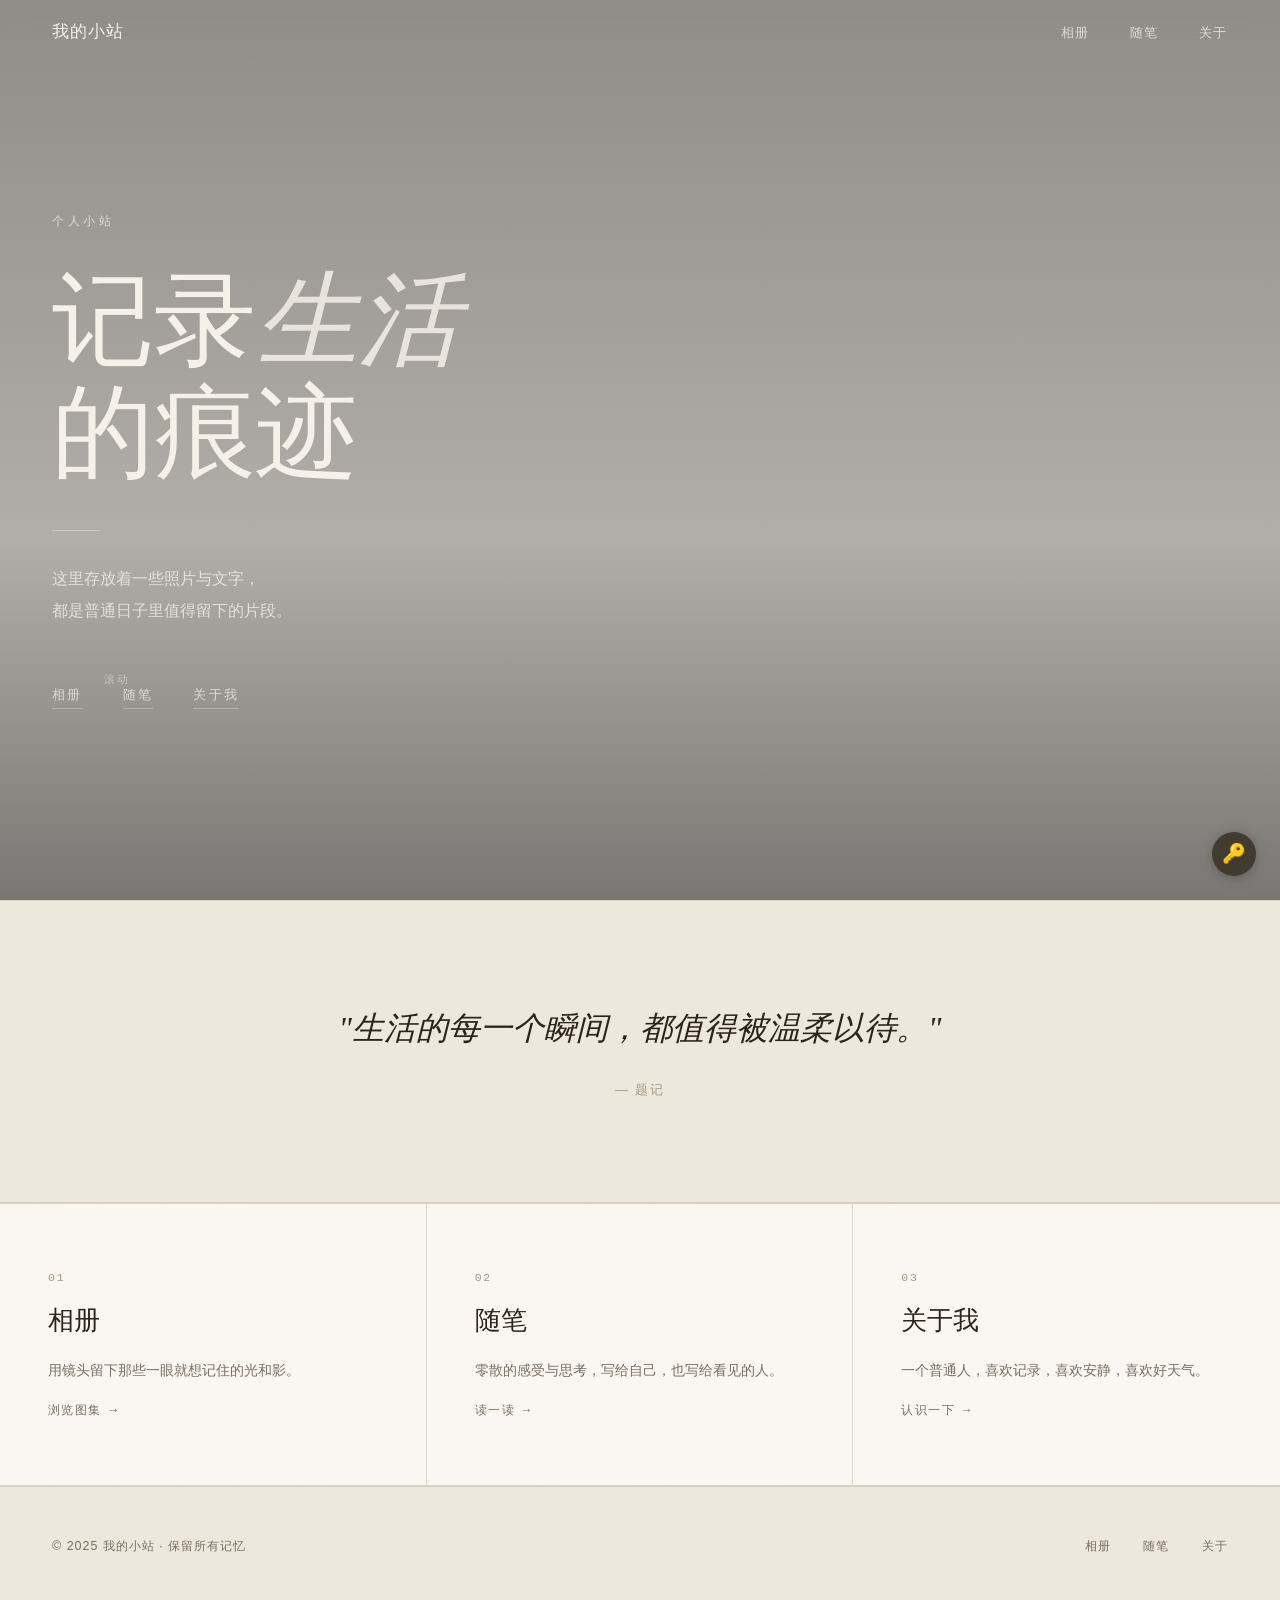
<file: index.html>
<!DOCTYPE html>
<html lang="zh-CN">
<head>
  <meta charset="UTF-8" />
  <meta name="viewport" content="width=device-width, initial-scale=1.0" />
  <title>我的小站</title>
  <link rel="stylesheet" href="style.css" />
  <style>
    /* 首页专属：隐藏导航，使用封面全屏 */
    body.home nav { background: transparent; border-bottom: none; }
    body.home nav .nav-logo { color: #f5f0e8; }
    body.home nav .nav-links a { color: rgba(245,240,232,.8); }
    body.home .page-content { padding-top: 0; }

    /* Hero 背景图 */
    .hero {
      position: relative;
      background-image: url('https://images.unsplash.com/photo-1774268184985-f1af67b38179?auto=format&fit=crop&w=1920&q=80');
      background-size: cover;
      background-position: center;
      background-attachment: fixed;
    }
    /* 深色蒙版，让文字清晰可读 */
    .hero::before {
      content: '';
      position: absolute;
      inset: 0;
      background: linear-gradient(
        to bottom,
        rgba(20,20,20,.45) 0%,
        rgba(20,20,20,.30) 60%,
        rgba(20,20,20,.55) 100%
      );
      z-index: 0;
    }
    /* Hero 内容层级提升，覆盖蒙版 */
    .hero > * { position: relative; z-index: 1; }
    /* 文字在图片背景上用白色系 */
    .hero .hero-eyebrow { color: rgba(245,240,232,.75); }
    .hero .hero-title { color: #f5f0e8; }
    .hero .hero-title em { color: rgba(245,240,232,.85); }
    .hero .hero-divider { background: rgba(245,240,232,.4); }
    .hero .hero-subtitle { color: rgba(245,240,232,.8); }
    .hero .hero-nav a { color: rgba(245,240,232,.75); border-color: rgba(245,240,232,.3); }
    .hero .hero-nav a:hover { color: #f5f0e8; border-color: rgba(245,240,232,.7); }
    .hero .hero-scroll { color: rgba(245,240,232,.5); }

    /* 首页引语区 */
    .home-quote {
      background: var(--bg-warm);
      padding: 100px 52px;
      text-align: center;
    }
    .home-quote blockquote {
      font-family: var(--font-serif);
      font-size: clamp(1.3rem, 3vw, 2rem);
      font-weight: 400;
      font-style: italic;
      color: var(--text);
      max-width: 640px;
      margin: 0 auto;
      line-height: 1.7;
    }
    .home-quote cite {
      display: block;
      margin-top: 24px;
      font-family: var(--font-body);
      font-style: normal;
      font-size: .82rem;
      letter-spacing: .15em;
      text-transform: uppercase;
      color: var(--accent-lt);
    }

    /* 首页三栏导航卡片 */
    .home-cards {
      display: grid;
      grid-template-columns: repeat(3, 1fr);
      gap: 0;
      border-top: 1px solid var(--border);
      border-bottom: 1px solid var(--border);
    }
    .home-card {
      padding: 64px 48px;
      border-right: 1px solid var(--border);
      transition: background .3s;
      text-decoration: none;
      display: flex;
      flex-direction: column;
      gap: 16px;
    }
    .home-card:last-child { border-right: none; }
    .home-card:hover { background: var(--bg-warm); opacity: 1; }
    .home-card-num { font-family: var(--font-mono); font-size: .72rem; color: var(--accent-lt); letter-spacing: .15em; }
    .home-card-title { font-family: var(--font-serif); font-size: 1.6rem; font-weight: 400; color: var(--text); line-height: 1.3; }
    .home-card-desc { font-size: .88rem; color: var(--text-muted); line-height: 1.8; margin-top: 4px; }
    .home-card-arrow { margin-top: auto; font-size: .78rem; letter-spacing: .12em; text-transform: uppercase; color: var(--accent); }

    @media (max-width: 768px) {
      .home-cards { grid-template-columns: 1fr; }
      .home-card { border-right: none; border-bottom: 1px solid var(--border); }
      .home-card:last-child { border-bottom: none; }
      .home-quote { padding: 72px 28px; }
      .hero { background-attachment: scroll; }
    }
  </style>
</head>
<body class="home">

  <!-- 导航 -->
  <nav>
    <span class="nav-logo">我的小站</span>
    <ul class="nav-links">
      <li><a href="gallery.html">相册</a></li>
      <li><a href="writings.html">随笔</a></li>
      <li><a href="about.html">关于</a></li>
    </ul>
  </nav>

  <div class="page-content">

    <!-- 封面英雄区 -->
    <section class="hero">
      <p class="hero-eyebrow">个人小站</p>
      <h1 class="hero-title">记录<em>生活</em><br>的痕迹</h1>
      <div class="hero-divider"></div>
      <p class="hero-subtitle">
        这里存放着一些照片与文字，<br>
        都是普通日子里值得留下的片段。
      </p>
      <div class="hero-nav">
        <a href="gallery.html">相册</a>
        <a href="writings.html">随笔</a>
        <a href="about.html">关于我</a>
      </div>
      <div class="hero-scroll">滚动</div>
    </section>

    <!-- 引语 -->
    <div class="home-quote fade-in">
      <blockquote>
        "生活的每一个瞬间，都值得被温柔以待。"
        <cite>— 题记</cite>
      </blockquote>
    </div>

    <!-- 三栏导航卡片 -->
    <div class="home-cards">
      <a class="home-card fade-in" href="gallery.html">
        <span class="home-card-num">01</span>
        <h2 class="home-card-title">相册</h2>
        <p class="home-card-desc">用镜头留下那些一眼就想记住的光和影。</p>
        <span class="home-card-arrow">浏览图集 →</span>
      </a>
      <a class="home-card fade-in" href="writings.html" style="transition-delay:.1s">
        <span class="home-card-num">02</span>
        <h2 class="home-card-title">随笔</h2>
        <p class="home-card-desc">零散的感受与思考，写给自己，也写给看见的人。</p>
        <span class="home-card-arrow">读一读 →</span>
      </a>
      <a class="home-card fade-in" href="about.html" style="transition-delay:.2s">
        <span class="home-card-num">03</span>
        <h2 class="home-card-title">关于我</h2>
        <p class="home-card-desc">一个普通人，喜欢记录，喜欢安静，喜欢好天气。</p>
        <span class="home-card-arrow">认识一下 →</span>
      </a>
    </div>

  </div>

  <!-- 页脚 -->
  <footer>
    <span class="footer-copy">© 2025 我的小站 · 保留所有记忆</span>
    <div class="footer-links">
      <a href="gallery.html">相册</a>
      <a href="writings.html">随笔</a>
      <a href="about.html">关于</a>
    </div>
  </footer>

  <script>
    // 滚动淡入
    const observer = new IntersectionObserver(entries => {
      entries.forEach(e => { if(e.isIntersecting) e.target.classList.add('visible'); });
    }, { threshold: 0.12 });
    document.querySelectorAll('.fade-in').forEach(el => observer.observe(el));
  </script>
  <!-- 管理员入口 -->
  <a href="admin.html" style="position:fixed;bottom:12px;right:12px;width:10px;height:10px;opacity:0;z-index:50" title="管理员"></a>
  <script src="editor.js"></script>
</body>
</html>
</file>
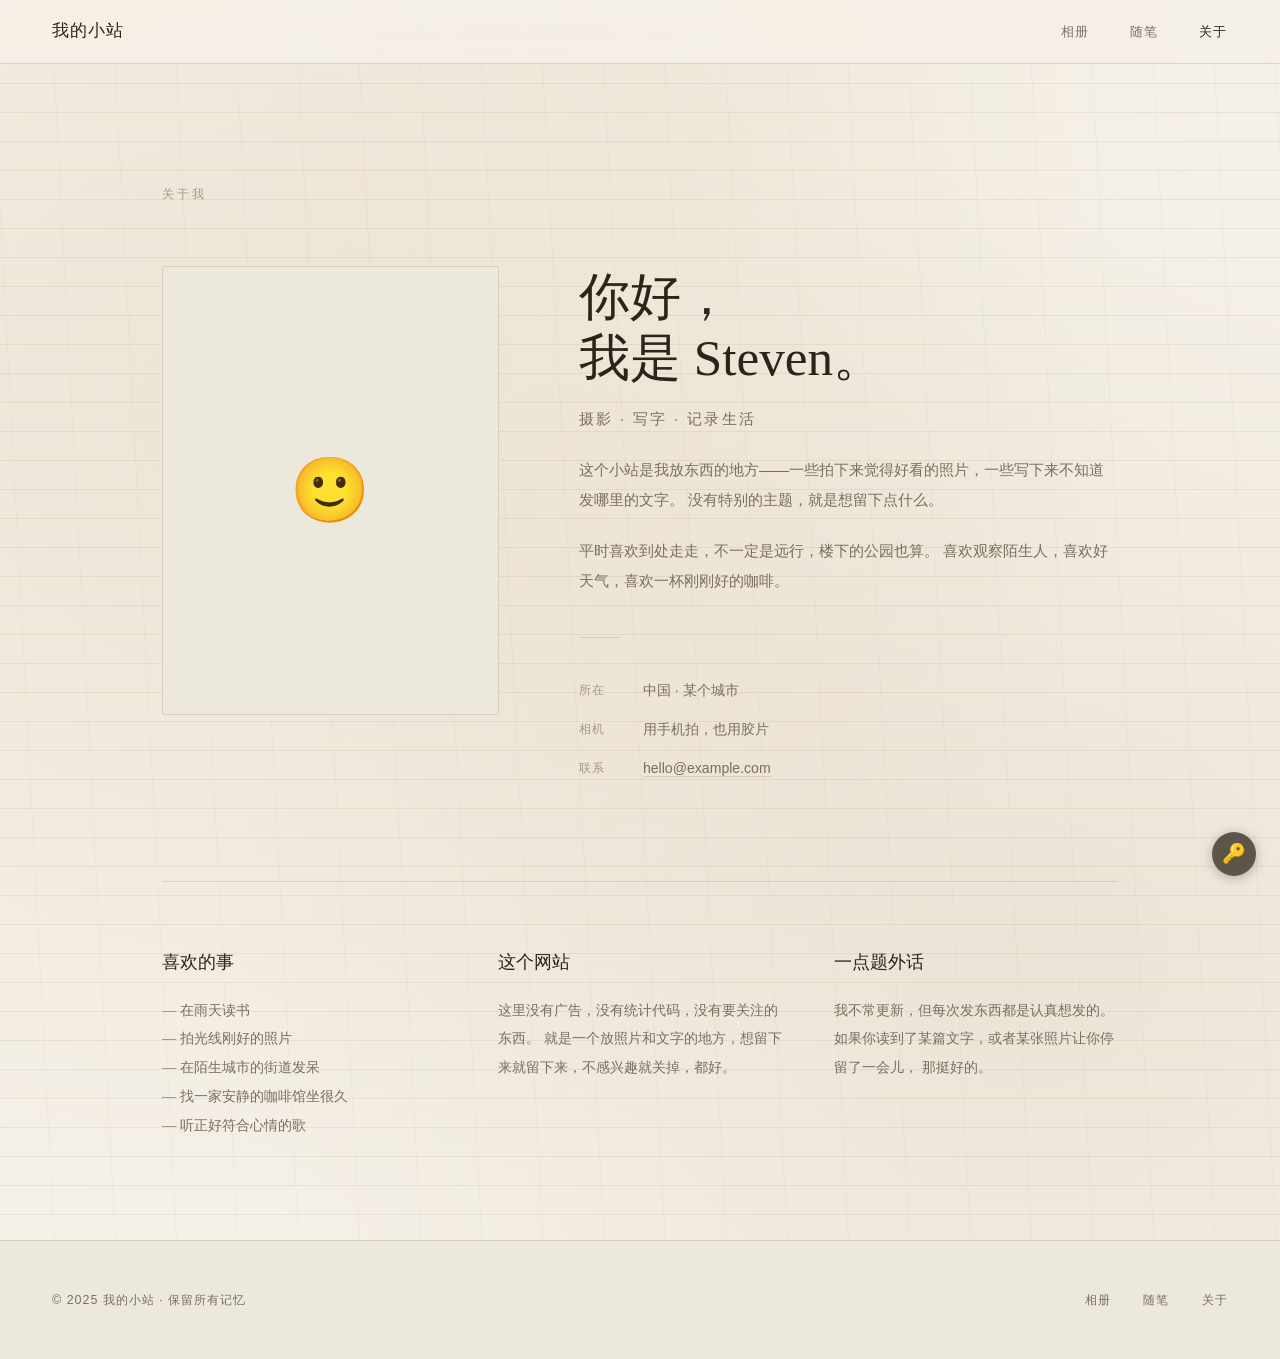
<file: about.html>
<!DOCTYPE html>
<html lang="zh-CN">
<head>
  <meta charset="UTF-8" />
  <meta name="viewport" content="width=device-width, initial-scale=1.0" />
  <title>关于我 · 我的小站</title>
  <link rel="stylesheet" href="style.css" />
  <style>
    .about-section {
      padding: 120px 52px 100px;
      max-width: 1060px;
      margin: 0 auto;
    }

    .about-top-label {
      font-size: .75rem;
      letter-spacing: .25em;
      text-transform: uppercase;
      color: var(--accent-lt);
      margin-bottom: 60px;
    }

    /* 下方附言区 */
    .about-postscript {
      max-width: 1060px;
      margin: 0 auto;
      padding: 0 52px 100px;
    }

    .about-postscript-inner {
      border-top: 1px solid var(--border);
      padding-top: 64px;
      display: grid;
      grid-template-columns: 1fr 1fr 1fr;
      gap: 52px;
    }

    .about-ps-block h3 {
      font-family: var(--font-serif);
      font-size: 1.15rem;
      font-weight: 400;
      color: var(--text);
      margin-bottom: 16px;
    }

    .about-ps-block p,
    .about-ps-block ul {
      font-size: .9rem;
      color: var(--text-muted);
      line-height: 2;
    }

    .about-ps-block ul {
      list-style: none;
      padding: 0;
    }

    .about-ps-block ul li::before {
      content: '—  ';
      color: var(--accent-lt);
    }

    @media (max-width: 900px) {
      .about-section { padding: 100px 28px 72px; }
      .about-postscript { padding: 0 28px 80px; }
      .about-postscript-inner { grid-template-columns: 1fr; gap: 40px; }
    }
  </style>
</head>
<body>

  <!-- 导航 -->
  <nav>
    <a class="nav-logo" href="index.html">我的小站</a>
    <ul class="nav-links">
      <li><a href="gallery.html">相册</a></li>
      <li><a href="writings.html">随笔</a></li>
      <li><a href="about.html" class="active">关于</a></li>
    </ul>
  </nav>

  <div class="page-content">

    <!-- 主内容 -->
    <div class="about-section fade-in">
      <p class="about-top-label">关于我</p>

      <div class="about-grid">

        <!-- 照片 -->
        <div class="about-photo-wrap">
          <!--
            替换说明：
            将下方 <div class="about-photo-placeholder"> 整块替换为：
            <img src="images/avatar.jpg" alt="我的照片" class="about-photo">
          -->
          <div class="about-photo-placeholder">🙂</div>
        </div>

        <!-- 文字 -->
        <div class="about-text">
          <h2>你好，<br>我是 Steven。</h2>
          <p class="about-subtitle">摄影 · 写字 · 记录生活</p>

          <p>
            这个小站是我放东西的地方——一些拍下来觉得好看的照片，一些写下来不知道发哪里的文字。
            没有特别的主题，就是想留下点什么。
          </p>

          <p>
            平时喜欢到处走走，不一定是远行，楼下的公园也算。
            喜欢观察陌生人，喜欢好天气，喜欢一杯刚刚好的咖啡。
          </p>

          <div class="about-rule"></div>

          <div class="about-detail">
            <div class="about-detail-item">
              <span class="about-detail-label">所在</span>
              <span class="about-detail-value">中国 · 某个城市</span>
            </div>
            <div class="about-detail-item">
              <span class="about-detail-label">相机</span>
              <span class="about-detail-value">用手机拍，也用胶片</span>
            </div>
            <div class="about-detail-item">
              <span class="about-detail-label">联系</span>
              <span class="about-detail-value">
                <!-- 替换成你的邮箱 -->
                <a href="mailto:hello@example.com">hello@example.com</a>
              </span>
            </div>
          </div>
        </div>

      </div>
    </div>

    <!-- 附言三栏 -->
    <div class="about-postscript fade-in">
      <div class="about-postscript-inner">

        <div class="about-ps-block">
          <h3>喜欢的事</h3>
          <ul>
            <li>在雨天读书</li>
            <li>拍光线刚好的照片</li>
            <li>在陌生城市的街道发呆</li>
            <li>找一家安静的咖啡馆坐很久</li>
            <li>听正好符合心情的歌</li>
          </ul>
        </div>

        <div class="about-ps-block">
          <h3>这个网站</h3>
          <p>
            这里没有广告，没有统计代码，没有要关注的东西。
            就是一个放照片和文字的地方，想留下来就留下来，不感兴趣就关掉，都好。
          </p>
        </div>

        <div class="about-ps-block">
          <h3>一点题外话</h3>
          <p>
            我不常更新，但每次发东西都是认真想发的。
            如果你读到了某篇文字，或者某张照片让你停留了一会儿，
            那挺好的。
          </p>
        </div>

      </div>
    </div>

  </div>

  <!-- 页脚 -->
  <footer>
    <span class="footer-copy">© 2025 我的小站 · 保留所有记忆</span>
    <div class="footer-links">
      <a href="gallery.html">相册</a>
      <a href="writings.html">随笔</a>
      <a href="about.html">关于</a>
    </div>
  </footer>

  <script>
    const observer = new IntersectionObserver(entries => {
      entries.forEach(e => { if(e.isIntersecting) e.target.classList.add('visible'); });
    }, { threshold: 0.08 });
    document.querySelectorAll('.fade-in').forEach(el => observer.observe(el));

  </script>
<!-- 管理员入口 -->
<a href="admin.html" style="position:fixed;bottom:12px;right:12px;width:10px;height:10px;opacity:0;z-index:50" title="管理员"></a>
<script src="editor.js"></script>
</body>
</html>
</file>
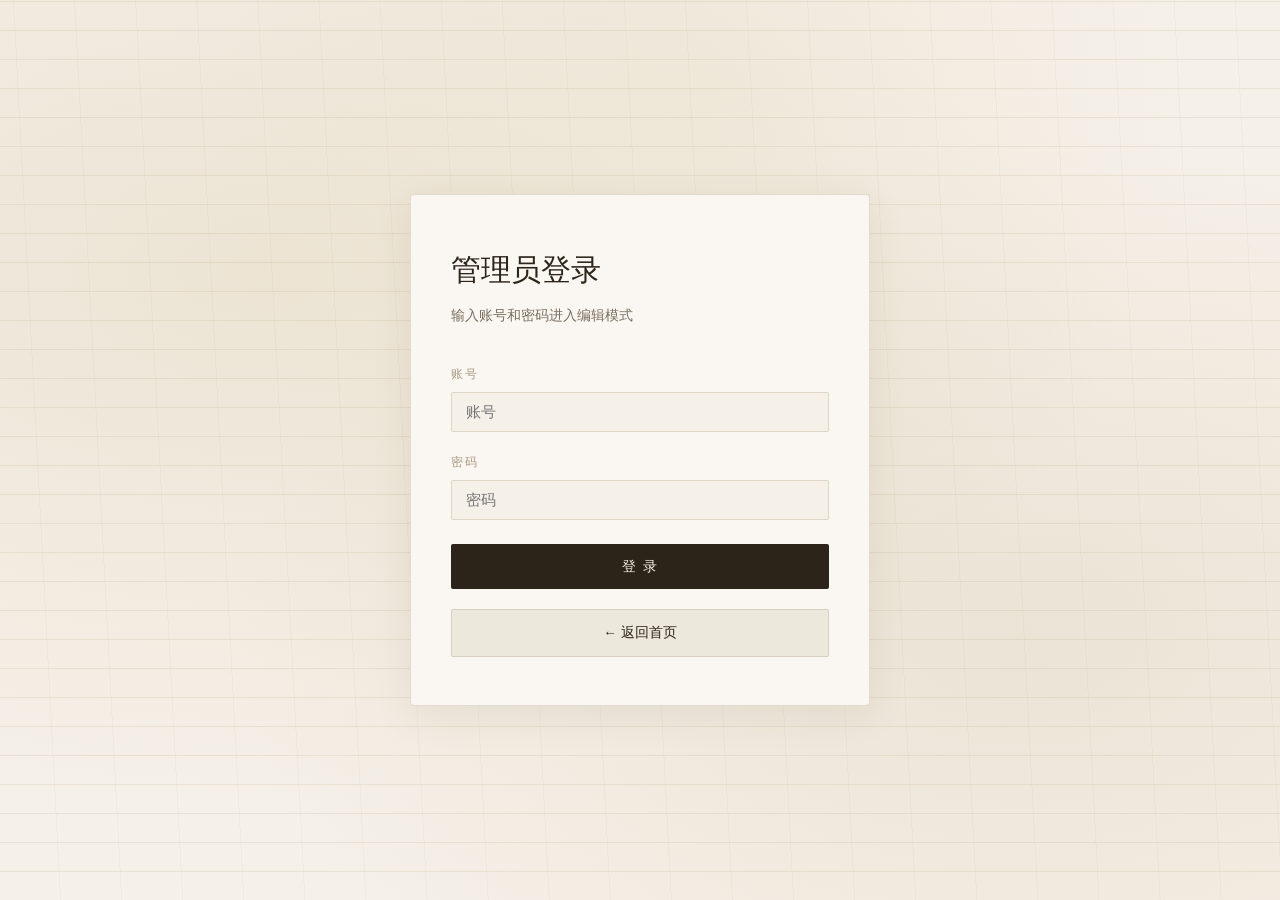
<file: admin.html>
<!DOCTYPE html>
<html lang="zh-CN">
<head>
  <meta charset="UTF-8" />
  <meta name="viewport" content="width=device-width, initial-scale=1.0" />
  <title>管理中心 · 我的小站</title>
  <link rel="stylesheet" href="style.css" />
  <style>
    body { display:flex; align-items:center; justify-content:center; min-height:100vh; padding:24px; }
    .admin-wrap { width:100%; max-width:460px; }
    .card { background:var(--bg-card); border:1px solid var(--border); border-radius:4px; padding:48px 40px; box-shadow:0 8px 40px rgba(80,60,30,.08); }
    .card-title { font-family:var(--font-serif); font-size:1.9rem; font-weight:400; color:var(--text); margin-bottom:6px; }
    .card-sub { font-size:.85rem; color:var(--text-muted); margin-bottom:36px; }
    .field { margin-bottom:20px; }
    .field label { display:block; font-size:.72rem; letter-spacing:.18em; text-transform:uppercase; color:var(--accent-lt); margin-bottom:7px; }
    .field input { width:100%; padding:11px 14px; background:var(--bg); border:1px solid var(--border); border-radius:2px; font-family:var(--font-body); font-size:.93rem; color:var(--text); outline:none; transition:border-color .2s; }
    .field input:focus { border-color:var(--accent); }
    .btn-primary { width:100%; padding:13px; margin-top:4px; background:var(--text); color:var(--bg); border:none; border-radius:2px; font-family:var(--font-body); font-size:.88rem; letter-spacing:.08em; cursor:pointer; transition:opacity .2s; }
    .btn-primary:hover { opacity:.85; }
    .btn-secondary { width:100%; padding:11px; margin-top:10px; background:var(--bg-warm); color:var(--text); border:1px solid var(--border); border-radius:2px; font-family:var(--font-body); font-size:.85rem; cursor:pointer; transition:background .2s; display:block; text-align:center; text-decoration:none; }
    .btn-secondary:hover { background:rgba(150,130,100,0.2); }
    .err { color:#a04040; font-size:.82rem; margin-top:12px; text-align:center; display:none; }
    .err.show { display:block; }
    .ok { color:#3a7a3a; font-size:.82rem; margin-top:12px; text-align:center; display:none; }
    .ok.show { display:block; }
    .divider { border:none; border-top:1px solid var(--border); margin:32px 0; }
    .nav-grid { display:grid; grid-template-columns:1fr 1fr; gap:10px; margin-top:4px; }
    .tab-btns { display:flex; border-bottom:1px solid var(--border); margin-bottom:28px; }
    .tab-btn { flex:1; padding:10px; background:none; border:none; font-family:var(--font-body); font-size:.83rem; letter-spacing:.08em; color:var(--text-muted); cursor:pointer; border-bottom:2px solid transparent; margin-bottom:-1px; transition:all .2s; }
    .tab-btn.active { color:var(--text); border-bottom-color:var(--text); }
    .tab-panel { display:none; }
    .tab-panel.active { display:block; }
    .hint { font-size:.75rem; color:var(--text-muted); margin-top:8px; line-height:1.7; }
    .badge { display:inline-block; background:rgba(80,160,80,.15); border:1px solid rgba(80,160,80,.3); border-radius:10px; padding:2px 10px; font-size:.7rem; color:#3a7a3a; margin-left:8px; vertical-align:middle; }
    #logged-panel { display:none; }
  </style>
</head>
<body>
<div class="admin-wrap">
  <div id="login-panel" class="card">
    <h1 class="card-title">管理员登录</h1>
    <p class="card-sub">输入账号和密码进入编辑模式</p>
    <div class="field"><label>账号</label><input type="text" id="iu" placeholder="账号" autocomplete="username"/></div>
    <div class="field"><label>密码</label><input type="password" id="ip" placeholder="密码" autocomplete="current-password"/></div>
    <button class="btn-primary" onclick="doLogin()">登 录</button>
    <p class="err" id="login-err">账号或密码错误，请重试</p>
    <a class="btn-secondary" href="index.html" style="margin-top:20px">← 返回首页</a>
  </div>
  <div id="logged-panel" class="card">
    <h1 class="card-title">管理中心 <span class="badge">✓ 已登录</span></h1>
    <p class="card-sub">选择页面编辑内容，或管理账号 / API 设置</p>
    <div class="nav-grid">
      <a class="btn-secondary" href="index.html">🏠 首页</a>
      <a class="btn-secondary" href="gallery.html">📷 相册</a>
      <a class="btn-secondary" href="writings.html">✍️ 随笔</a>
      <a class="btn-secondary" href="about.html">👤 关于我</a>
    </div>
    <hr class="divider"/>
    <div class="tab-btns">
      <button class="tab-btn active" onclick="switchTab('account',this)">修改账号密码</button>
      <button class="tab-btn" onclick="switchTab('unsplash',this)">Unsplash API Key</button>
    </div>
    <div id="tab-account" class="tab-panel active">
      <div class="field"><label>新账号（留空不修改）</label><input type="text" id="nu" placeholder="留空保持原账号"/></div>
      <div class="field"><label>新密码（留空不修改）</label><input type="password" id="np" placeholder="留空保持原密码"/></div>
      <div class="field"><label>确认新密码</label><input type="password" id="cp" placeholder="再次输入"/></div>
      <button class="btn-primary" onclick="saveAccount()">保存</button>
      <p class="ok" id="acct-ok">✓ 已保存！</p>
      <p class="err" id="acct-err">两次密码不一致</p>
    </div>
    <div id="tab-unsplash" class="tab-panel">
      <div class="field">
        <label>Unsplash Access Key</label>
        <input type="text" id="ukey" placeholder="粘贴你的 Access Key"/>
        <p class="hint">前往 <a href="https://unsplash.com/developers" target="_blank" style="color:var(--accent)">unsplash.com/developers</a> 注册并创建应用获取免费 Key（每小时 50 次请求）。留空时使用随机图片模式。</p>
      </div>
      <button class="btn-primary" onclick="saveUnsplash()">保存 API Key</button>
      <p class="ok" id="ukey-ok">✓ 已保存！</p>
    </div>
    <hr class="divider"/>
    <button class="btn-secondary" onclick="doLogout()" style="color:#a04040;border-color:rgba(160,64,64,.3)">退出登录</button>
  </div>
</div>
<script>
var D_U='admin', D_P='123456';
function creds(){return{u:localStorage.getItem('su')||D_U,p:localStorage.getItem('sp')||D_P};}
function isIn(){return sessionStorage.getItem('sok')==='1';}
window.addEventListener('DOMContentLoaded',function(){
  if(isIn()) showLogged();
  var k=localStorage.getItem('ukey');
  if(k) document.getElementById('ukey').value=k;
});
function doLogin(){
  var u=document.getElementById('iu').value.trim();
  var p=document.getElementById('ip').value;
  var c=creds();
  if(u===c.u&&p===c.p){sessionStorage.setItem('sok','1');document.getElementById('login-err').classList.remove('show');showLogged();}
  else document.getElementById('login-err').classList.add('show');
}
function showLogged(){document.getElementById('login-panel').style.display='none';document.getElementById('logged-panel').style.display='block';}
function doLogout(){sessionStorage.removeItem('sok');location.reload();}
function switchTab(id,btn){
  document.querySelectorAll('.tab-panel').forEach(function(p){p.classList.remove('active');});
  document.querySelectorAll('.tab-btn').forEach(function(b){b.classList.remove('active');});
  document.getElementById('tab-'+id).classList.add('active');btn.classList.add('active');
}
function saveAccount(){
  var nu=document.getElementById('nu').value.trim();
  var np=document.getElementById('np').value;
  var cp=document.getElementById('cp').value;
  document.getElementById('acct-err').classList.remove('show');document.getElementById('acct-ok').classList.remove('show');
  if(np&&np!==cp){document.getElementById('acct-err').classList.add('show');return;}
  if(nu)localStorage.setItem('su',nu);
  if(np)localStorage.setItem('sp',np);
  document.getElementById('acct-ok').classList.add('show');
  setTimeout(function(){document.getElementById('acct-ok').classList.remove('show');},3000);
}
function saveUnsplash(){
  var k=document.getElementById('ukey').value.trim();
  if(k)localStorage.setItem('ukey',k);else localStorage.removeItem('ukey');
  document.getElementById('ukey-ok').classList.add('show');
  setTimeout(function(){document.getElementById('ukey-ok').classList.remove('show');},3000);
}
document.addEventListener('keydown',function(e){if(e.key==='Enter'&&!isIn())doLogin();});
</script>
</body>
</html>
</file>
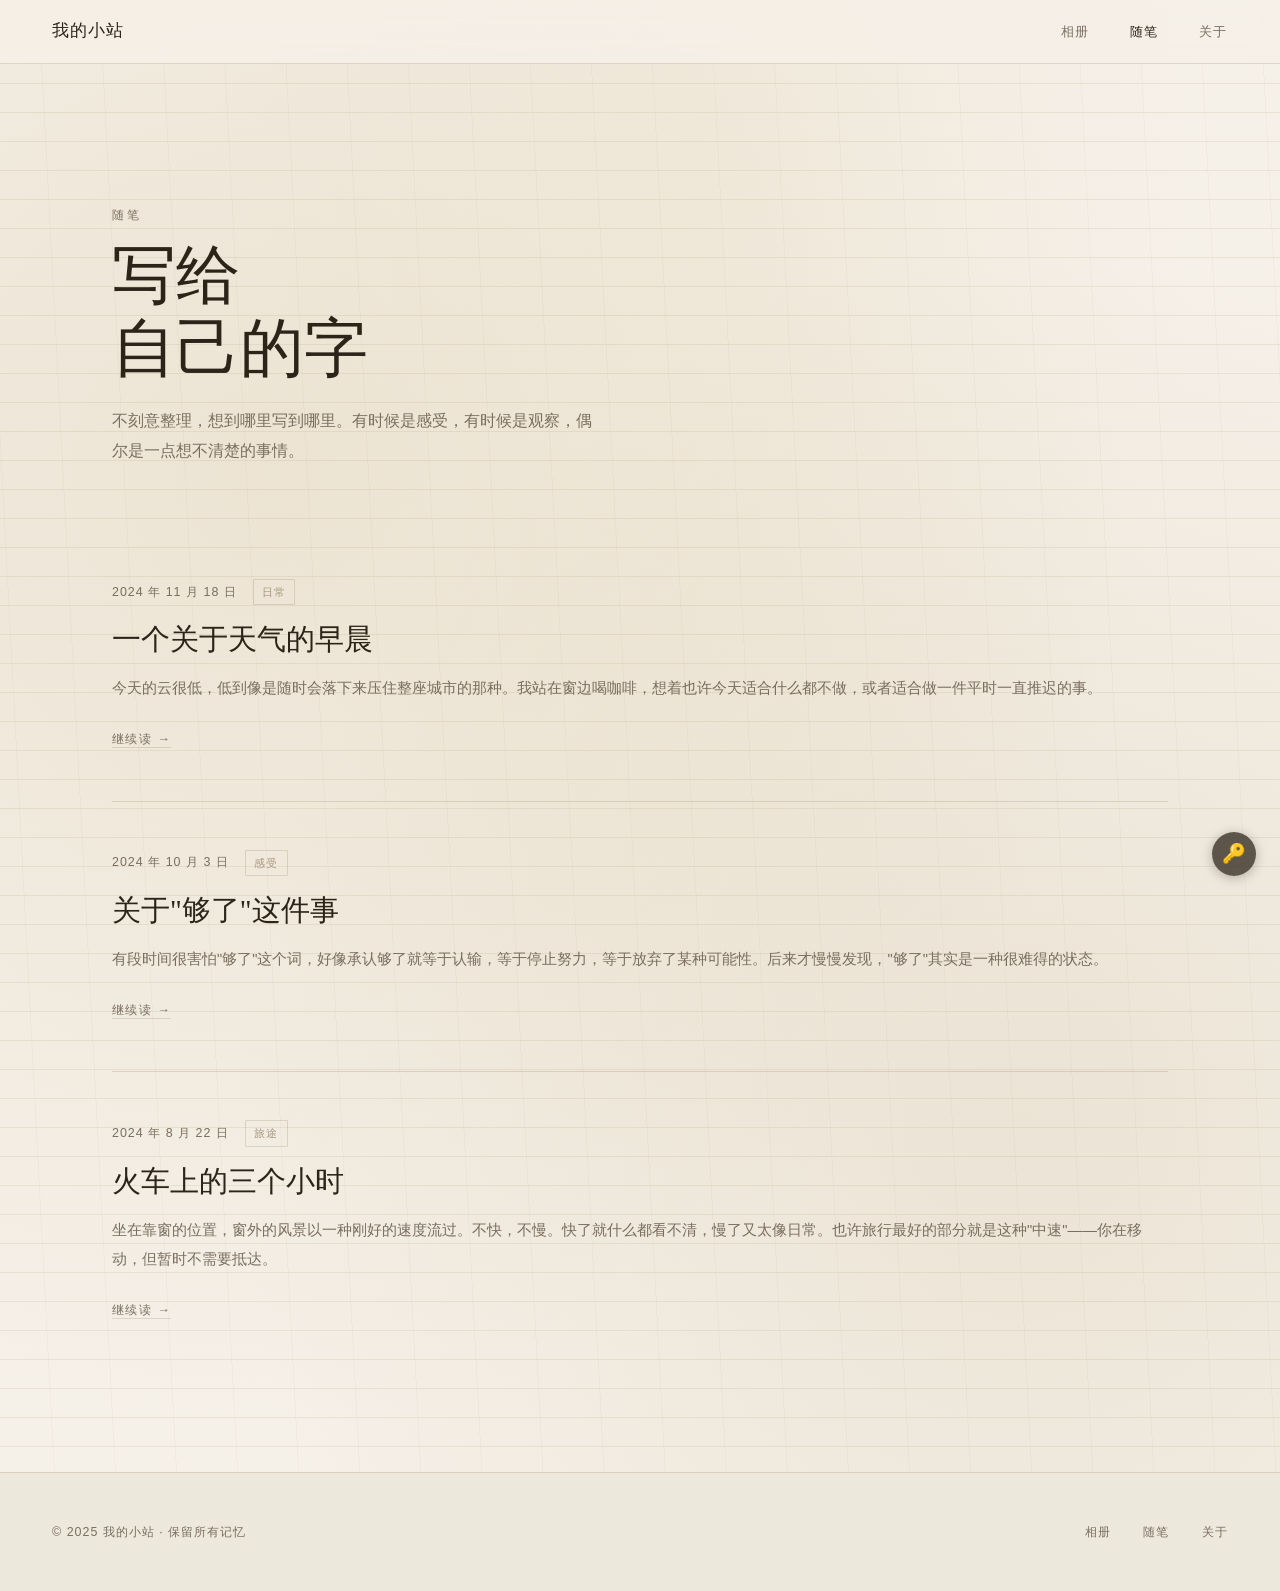
<file: writings.html>
<!DOCTYPE html>
<html lang="zh-CN">
<head>
  <meta charset="UTF-8" />
  <meta name="viewport" content="width=device-width, initial-scale=1.0" />
  <title>随笔 · 我的小站</title>
  <link rel="stylesheet" href="style.css" />
  <style>
    .writings-page-header {
      padding: 120px 52px 64px;
      max-width: 1160px;
      margin: 0 auto;
    }

    .writings-page-header h1 {
      font-family: var(--font-serif);
      font-size: clamp(2.4rem, 5vw, 4rem);
      font-weight: 400;
      color: var(--text);
      margin-top: 12px;
      line-height: 1.15;
    }

    .writings-page-header p {
      color: var(--text-muted);
      margin-top: 20px;
      max-width: 480px;
      line-height: 1.9;
    }

    /* 文章正文弹出层 */
    .article-modal {
      display: none;
      position: fixed;
      inset: 0;
      z-index: 200;
      background: var(--bg);
      overflow-y: auto;
      padding: 80px 24px 80px;
    }

    .article-modal.open { display: block; }

    .article-modal-inner {
      max-width: 680px;
      margin: 0 auto;
    }

    .article-back {
      display: inline-flex;
      align-items: center;
      gap: 8px;
      font-size: .8rem;
      letter-spacing: .12em;
      text-transform: uppercase;
      color: var(--text-muted);
      margin-bottom: 52px;
      cursor: pointer;
      border: none;
      background: none;
      font-family: var(--font-body);
      transition: color .2s;
    }

    .article-back:hover { color: var(--accent); }

    .article-modal h1 {
      font-family: var(--font-serif);
      font-size: clamp(1.8rem, 4vw, 3rem);
      font-weight: 400;
      line-height: 1.2;
      color: var(--text);
      margin-bottom: 20px;
    }

    .article-modal .article-meta {
      font-size: .8rem;
      letter-spacing: .1em;
      color: var(--text-muted);
      padding-bottom: 36px;
      margin-bottom: 48px;
      border-bottom: 1px solid var(--border);
    }

    .article-modal p {
      color: var(--text);
      margin-bottom: 1.6em;
      line-height: 2;
      text-indent: 2em;
    }

    .article-modal p:first-of-type { text-indent: 0; }

    .article-modal blockquote {
      border-left: 2px solid var(--accent-lt);
      padding: 12px 0 12px 28px;
      margin: 40px 0;
      font-style: italic;
      color: var(--text-muted);
      font-family: var(--font-serif);
      font-size: 1.15rem;
      line-height: 1.8;
    }

    @media (max-width: 768px) {
      .writings-page-header { padding: 100px 28px 48px; }
      .writings-list { padding: 0 28px 80px; }
    }
  </style>
</head>
<body>

  <!-- 导航 -->
  <nav>
    <a class="nav-logo" href="index.html">我的小站</a>
    <ul class="nav-links">
      <li><a href="gallery.html">相册</a></li>
      <li><a href="writings.html" class="active">随笔</a></li>
      <li><a href="about.html">关于</a></li>
    </ul>
  </nav>

  <div class="page-content">

    <!-- 页面标题 -->
    <div class="writings-page-header fade-in">
      <p class="section-label">随笔</p>
      <h1>写给<br>自己的字</h1>
      <p>不刻意整理，想到哪里写到哪里。有时候是感受，有时候是观察，偶尔是一点想不清楚的事情。</p>
    </div>

    <!-- 文章列表 -->
    <div class="writings-list" style="padding: 0 52px 100px; max-width:1160px; margin:0 auto">

      <div class="writing-item fade-in">
        <div class="writing-meta">
          <span class="writing-date">2024 年 11 月 18 日</span>
          <span class="writing-tag">日常</span>
        </div>
        <h2 class="writing-title" onclick="openArticle('a1')">一个关于天气的早晨</h2>
        <p class="writing-excerpt">
          今天的云很低，低到像是随时会落下来压住整座城市的那种。我站在窗边喝咖啡，想着也许今天适合什么都不做，或者适合做一件平时一直推迟的事。
        </p>
        <a class="writing-read-more" onclick="openArticle('a1')" style="cursor:pointer">继续读 →</a>
      </div>

      <div class="writing-item fade-in">
        <div class="writing-meta">
          <span class="writing-date">2024 年 10 月 3 日</span>
          <span class="writing-tag">感受</span>
        </div>
        <h2 class="writing-title" onclick="openArticle('a2')">关于"够了"这件事</h2>
        <p class="writing-excerpt">
          有段时间很害怕"够了"这个词，好像承认够了就等于认输，等于停止努力，等于放弃了某种可能性。后来才慢慢发现，"够了"其实是一种很难得的状态。
        </p>
        <a class="writing-read-more" onclick="openArticle('a2')" style="cursor:pointer">继续读 →</a>
      </div>

      <div class="writing-item fade-in">
        <div class="writing-meta">
          <span class="writing-date">2024 年 8 月 22 日</span>
          <span class="writing-tag">旅途</span>
        </div>
        <h2 class="writing-title" onclick="openArticle('a3')">火车上的三个小时</h2>
        <p class="writing-excerpt">
          坐在靠窗的位置，窗外的风景以一种刚好的速度流过。不快，不慢。快了就什么都看不清，慢了又太像日常。也许旅行最好的部分就是这种"中速"——你在移动，但暂时不需要抵达。
        </p>
        <a class="writing-read-more" onclick="openArticle('a3')" style="cursor:pointer">继续读 →</a>
      </div>

    </div>

  </div>

  <!-- 文章弹出层 -->
  <div class="article-modal" id="article-modal">
    <div class="article-modal-inner">
      <button class="article-back" onclick="closeArticle()">← 返回随笔</button>
      <h1 id="modal-title"></h1>
      <div class="article-meta" id="modal-meta"></div>
      <div id="modal-body"></div>
    </div>
  </div>

  <!-- 页脚 -->
  <footer>
    <span class="footer-copy">© 2025 我的小站 · 保留所有记忆</span>
    <div class="footer-links">
      <a href="gallery.html">相册</a>
      <a href="writings.html">随笔</a>
      <a href="about.html">关于</a>
    </div>
  </footer>

  <script>
    // 滚动淡入
    const observer = new IntersectionObserver(entries => {
      entries.forEach(e => { if(e.isIntersecting) e.target.classList.add('visible'); });
    }, { threshold: 0.08 });
    document.querySelectorAll('.fade-in').forEach(el => observer.observe(el));

    // 文章数据
    const articles = {
      a1: {
        title: '一个关于天气的早晨',
        meta: '2024 年 11 月 18 日 · 日常',
        body: `
          <p>今天的云很低，低到像是随时会落下来压住整座城市的那种。我站在窗边喝咖啡，想着也许今天适合什么都不做，或者适合做一件平时一直推迟的事。</p>
          <p>最终选了后者。把书桌整理了一遍，扔掉了几张写了字又划掉的纸，找到了一支很久没用过的笔，试了一下还能写字，有点高兴。</p>
          <blockquote>"好天气让人想出门，坏天气让人能做事。"</blockquote>
          <p>以前觉得这只是个段子，现在慢慢觉得确实如此。不是因为坏天气让人沮丧，而是它自然地关上了"要不要去哪里"这个问题，把选项简化成了一个：待在这里，做点什么。</p>
          <p>下午云散了一些，透出来几道光，照在窗台的花盆上。我想起来还没有给它们浇水，就去浇了。这一天就这样过去了，好像也没什么，但感觉还不错。</p>
        `
      },
      a2: {
        title: '关于"够了"这件事',
        meta: '2024 年 10 月 3 日 · 感受',
        body: `
          <p>有段时间很害怕"够了"这个词，好像承认够了就等于认输，等于停止努力，等于放弃了某种可能性。</p>
          <p>后来才慢慢发现，"够了"其实是一种很难得的状态。它不是消极的，也不是懒惰的，它更像是一种准确的感知：我知道自己现在在哪里，知道自己有什么，知道这些已经可以支撑我做想做的事。</p>
          <blockquote>"够了不是终点，是一种清醒的出发点。"</blockquote>
          <p>一直处于"不够"的状态里，其实很消耗人。总觉得再多一点才行，再好一点才行，但那个"再多一点"的终点永远在前面移动，永远够不到。</p>
          <p>所以我现在练习一件事：偶尔停下来，认真想一想，现在其实够了。不是所有事都够，但足够开始，足够继续，足够好好过今天。</p>
        `
      },
      a3: {
        title: '火车上的三个小时',
        meta: '2024 年 8 月 22 日 · 旅途',
        body: `
          <p>坐在靠窗的位置，窗外的风景以一种刚好的速度流过。不快，不慢。快了就什么都看不清，慢了又太像日常。</p>
          <p>也许旅行最好的部分就是这种"中速"——你在移动，但暂时不需要抵达。没有人找你，没有事情等着你，手机信号时有时无，正好给了一个理由不用回消息。</p>
          <p>坐了一会儿，拿出本子想写东西，结果只是对着窗外发呆。后来也不强迫自己了，就这样发呆，感觉也挺好。</p>
          <blockquote>"有时候，'什么都没做'也是一种做了很多。"</blockquote>
          <p>三个小时很快就过去了。到站的时候有点遗憾，想着要是再多一个小时就好了。然后想，如果一开始就是四个小时，到站的时候大概还是会这么想。</p>
          <p>这大概就是旅途中那段时间特别的原因——它是有边界的，所以你会珍惜它，不会觉得理所当然。</p>
        `
      }
    };

    function openArticle(id) {
      const a = articles[id];
      document.getElementById('modal-title').textContent = a.title;
      document.getElementById('modal-meta').textContent = a.meta;
      document.getElementById('modal-body').innerHTML = a.body;
      const modal = document.getElementById('article-modal');
      modal.classList.add('open');
      modal.scrollTop = 0;
      window.scrollTo(0, 0);
    }

    function closeArticle() {
      document.getElementById('article-modal').classList.remove('open');
    }

  </script>
<!-- 管理员入口 -->
<a href="admin.html" style="position:fixed;bottom:12px;right:12px;width:10px;height:10px;opacity:0;z-index:50" title="管理员"></a>
<script src="editor.js"></script>
</body>
</html>
</file>
<file: style.css>
/* ============================================================
   全局变量 & 重置
   ============================================================ */
:root {
  --font-serif: 'Georgia', 'Noto Serif SC', serif;
  --font-body:  'PingFang SC', 'Hiragino Sans GB', 'Microsoft YaHei', sans-serif;
  --font-mono:  'Courier New', monospace;
  --bg:         #f5f0e8;
  --bg-warm:    #ede8dc;
  --bg-card:    #faf7f2;
  --paper-line: rgba(180,160,120,0.18);
  --text:       #2c2418;
  --text-muted: #7a6e5f;
  --accent:     #7a6e5f;
  --accent-lt:  #a89880;
  --border:     rgba(150,130,100,0.25);
}
*, *::before, *::after { box-sizing: border-box; margin: 0; padding: 0; }
a { color: inherit; text-decoration: none; }
ul { list-style: none; }
img { display: block; max-width: 100%; }
body {
  font-family: var(--font-body); font-size: 16px; line-height: 1.8; color: var(--text);
  background-color: var(--bg);
  background-image:
    repeating-linear-gradient(0deg,transparent,transparent 28px,var(--paper-line) 28px,var(--paper-line) 29px),
    repeating-linear-gradient(87deg,transparent,transparent 60px,rgba(160,140,100,0.06) 60px,rgba(160,140,100,0.06) 61px),
    radial-gradient(ellipse at 20% 30%,rgba(210,190,150,0.25) 0%,transparent 60%),
    radial-gradient(ellipse at 80% 70%,rgba(195,175,135,0.2) 0%,transparent 55%),
    radial-gradient(ellipse at 55% 10%,rgba(225,210,175,0.15) 0%,transparent 50%);
  min-height: 100vh; -webkit-font-smoothing: antialiased;
}
nav {
  position: fixed; top: 0; left: 0; right: 0; z-index: 100;
  display: flex; align-items: center; justify-content: space-between;
  padding: 0 52px; height: 64px;
  background: rgba(245,240,232,0.88);
  backdrop-filter: blur(12px); -webkit-backdrop-filter: blur(12px);
  border-bottom: 1px solid var(--border);
}
.nav-logo { font-family: var(--font-serif); font-size: 1.05rem; font-weight: 400; letter-spacing: .06em; color: var(--text); }
.nav-links { display: flex; gap: 40px; }
.nav-links a { font-size: .82rem; letter-spacing: .12em; text-transform: uppercase; color: var(--text-muted); transition: color .2s; }
.nav-links a:hover, .nav-links a.active { color: var(--text); }
.page-content { padding-top: 64px; }
.hero {
  min-height: 100svh; display: flex; flex-direction: column;
  justify-content: center; padding: 120px 52px 80px; position: relative;
  background: radial-gradient(ellipse at 15% 50%,rgba(200,180,140,0.2) 0%,transparent 55%), var(--bg);
}
.hero-eyebrow { font-size: .75rem; letter-spacing: .3em; text-transform: uppercase; color: var(--accent-lt); margin-bottom: 32px; }
.hero-title { font-family: var(--font-serif); font-size: clamp(3rem,8vw,7rem); font-weight: 400; line-height: 1.1; color: var(--text); margin-bottom: 40px; }
.hero-title em { font-style: italic; color: var(--accent); }
.hero-divider { width: 48px; height: 1px; background: var(--border); margin-bottom: 32px; }
.hero-subtitle { font-size: 1rem; color: var(--text-muted); line-height: 2; max-width: 480px; margin-bottom: 56px; }
.hero-nav { display: flex; gap: 40px; }
.hero-nav a { font-size: .8rem; letter-spacing: .18em; text-transform: uppercase; color: var(--text-muted); border-bottom: 1px solid var(--border); padding-bottom: 2px; transition: color .2s,border-color .2s; }
.hero-nav a:hover { color: var(--text); border-color: var(--text-muted); }
.hero-scroll { position: absolute; bottom: 40px; left: 52px; font-size: .7rem; letter-spacing: .2em; text-transform: uppercase; color: var(--accent-lt); }
.home-quote { background: var(--bg-warm); border-top: 1px solid var(--border); border-bottom: 1px solid var(--border); padding: 100px 52px; text-align: center; }
.home-quote blockquote { font-family: var(--font-serif); font-size: clamp(1.3rem,3vw,2rem); font-weight: 400; font-style: italic; color: var(--text); max-width: 640px; margin: 0 auto; line-height: 1.7; }
.home-quote cite { display: block; margin-top: 24px; font-style: normal; font-size: .82rem; letter-spacing: .15em; text-transform: uppercase; color: var(--accent-lt); }
.home-cards { display: grid; grid-template-columns: repeat(3,1fr); border-top: 1px solid var(--border); border-bottom: 1px solid var(--border); }
.home-card { padding: 64px 48px; border-right: 1px solid var(--border); background: var(--bg-card); transition: background .3s; text-decoration: none; display: flex; flex-direction: column; gap: 16px; }
.home-card:last-child { border-right: none; }
.home-card:hover { background: var(--bg-warm); }
.home-card-num { font-family: var(--font-mono); font-size: .72rem; color: var(--accent-lt); letter-spacing: .15em; }
.home-card-title { font-family: var(--font-serif); font-size: 1.6rem; font-weight: 400; color: var(--text); line-height: 1.3; }
.home-card-desc { font-size: .88rem; color: var(--text-muted); line-height: 1.8; }
.home-card-arrow { margin-top: auto; font-size: .78rem; letter-spacing: .12em; text-transform: uppercase; color: var(--accent); }
footer { padding: 48px 52px; display: flex; align-items: center; justify-content: space-between; border-top: 1px solid var(--border); background: var(--bg-warm); }
.footer-copy { font-size: .78rem; letter-spacing: .08em; color: var(--text-muted); }
.footer-links { display: flex; gap: 32px; }
.footer-links a { font-size: .78rem; letter-spacing: .1em; text-transform: uppercase; color: var(--text-muted); transition: color .2s; }
.footer-links a:hover { color: var(--text); }
.fade-in { opacity: 0; transform: translateY(24px); transition: opacity .7s ease,transform .7s ease; }
.fade-in.visible { opacity: 1; transform: none; }
.section { padding: 80px 52px; max-width: 1160px; margin: 0 auto; }
.section-label { font-size: .75rem; letter-spacing: .25em; text-transform: uppercase; color: var(--accent-lt); margin-bottom: 12px; }
.gallery-filters { display: flex; gap: 12px; flex-wrap: wrap; padding: 0 52px 40px; max-width: 1160px; margin: 0 auto; }
.filter-btn { padding: 8px 20px; border: 1px solid var(--border); background: transparent; font-family: var(--font-body); font-size: .78rem; letter-spacing: .1em; color: var(--text-muted); cursor: pointer; border-radius: 2px; transition: all .2s; }
.filter-btn:hover, .filter-btn.active { background: var(--text); color: var(--bg); border-color: var(--text); }
.gallery-grid { columns: 3; column-gap: 16px; padding: 0 52px 80px; max-width: 1160px; margin: 0 auto; }
.gallery-item { break-inside: avoid; margin-bottom: 16px; position: relative; overflow: hidden; border-radius: 2px; cursor: pointer; display: block; }
.gallery-item img { width: 100%; display: block; object-fit: cover; transition: transform .4s ease; }
.gallery-item:hover img { transform: scale(1.03); }
.gallery-item-overlay { position: absolute; bottom: 0; left: 0; right: 0; padding: 32px 20px 16px; background: linear-gradient(transparent,rgba(44,36,24,0.7)); opacity: 0; transition: opacity .3s; }
.gallery-item:hover .gallery-item-overlay { opacity: 1; }
.gallery-item-title { font-family: var(--font-serif); font-size: 1rem; color: #f5f0e8; font-weight: 400; }
.gallery-item-date { font-size: .72rem; color: rgba(245,240,232,0.7); letter-spacing: .08em; margin-top: 4px; }
.photo-placeholder { width: 100%; display: flex; align-items: center; justify-content: center; background: var(--bg-warm); color: var(--border); font-size: 2.5rem; }
.photo-placeholder.tall { aspect-ratio: 2/3; }
.photo-placeholder.sq { aspect-ratio: 1/1; }
.photo-placeholder.wide { aspect-ratio: 4/3; }
.photo-placeholder.port { aspect-ratio: 3/4; }
.lightbox { display: none; position: fixed; inset: 0; z-index: 500; background: rgba(44,36,24,0.92); align-items: center; justify-content: center; }
.lightbox.open { display: flex; }
.lightbox img { max-width: 90vw; max-height: 90vh; object-fit: contain; border-radius: 2px; }
.lightbox-close { position: absolute; top: 24px; right: 32px; background: none; border: none; color: #f5f0e8; font-size: 2rem; cursor: pointer; }
.writings-list { max-width: 760px; margin: 0 auto; padding: 0 52px 100px; }
.writing-item { padding: 48px 0; border-bottom: 1px solid var(--border); }
.writing-item:last-child { border-bottom: none; }
.writing-meta { display: flex; gap: 16px; align-items: center; margin-bottom: 16px; }
.writing-date { font-size: .78rem; letter-spacing: .08em; color: var(--text-muted); }
.writing-tag { font-size: .7rem; letter-spacing: .12em; text-transform: uppercase; color: var(--accent-lt); border: 1px solid var(--border); padding: 2px 8px; border-radius: 1px; }
.writing-title { font-family: var(--font-serif); font-size: clamp(1.3rem,3vw,1.8rem); font-weight: 400; color: var(--text); margin-bottom: 16px; cursor: pointer; line-height: 1.3; transition: color .2s; }
.writing-title:hover { color: var(--accent); }
.writing-excerpt { font-size: .92rem; color: var(--text-muted); line-height: 2; margin-bottom: 20px; }
.writing-read-more { font-size: .78rem; letter-spacing: .12em; text-transform: uppercase; color: var(--accent); border-bottom: 1px solid var(--border); padding-bottom: 1px; cursor: pointer; }
.about-grid { display: grid; grid-template-columns: 1fr 1.6fr; gap: 80px; align-items: start; }
.about-photo-placeholder { width: 100%; aspect-ratio: 3/4; background: var(--bg-warm); border: 1px solid var(--border); display: flex; align-items: center; justify-content: center; font-size: 4rem; border-radius: 2px; }
.about-photo { width: 100%; aspect-ratio: 3/4; object-fit: cover; border: 1px solid var(--border); border-radius: 2px; }
.about-text h2 { font-family: var(--font-serif); font-size: clamp(2rem,4vw,3.2rem); font-weight: 400; line-height: 1.2; color: var(--text); margin-bottom: 16px; }
.about-subtitle { font-size: .82rem; letter-spacing: .15em; text-transform: uppercase; color: var(--accent-lt); margin-bottom: 40px; }
.about-text p { font-size: .95rem; color: var(--text-muted); line-height: 2; margin-bottom: 20px; }
.about-rule { width: 40px; height: 1px; background: var(--border); margin: 40px 0; }
.about-detail { display: flex; flex-direction: column; gap: 14px; }
.about-detail-item { display: flex; gap: 24px; font-size: .88rem; }
.about-detail-label { width: 40px; flex-shrink: 0; color: var(--accent-lt); font-size: .75rem; letter-spacing: .1em; text-transform: uppercase; padding-top: 2px; }
.about-detail-value { color: var(--text-muted); }
.about-detail-value a { color: var(--accent); border-bottom: 1px solid var(--border); }
.about-ps-block h3 { font-family: var(--font-serif); font-size: 1.15rem; font-weight: 400; color: var(--text); margin-bottom: 16px; }
.about-ps-block p, .about-ps-block ul { font-size: .9rem; color: var(--text-muted); line-height: 2; }
.about-ps-block ul { list-style: none; padding: 0; }
.about-ps-block ul li::before { content: '— '; color: var(--accent-lt); }
@media (max-width: 900px) {
  nav { padding: 0 24px; }
  .hero { padding: 100px 24px 60px; }
  .hero-scroll { left: 24px; }
  footer { padding: 40px 24px; flex-direction: column; gap: 24px; text-align: center; }
  .about-grid { grid-template-columns: 1fr; gap: 40px; }
  .home-cards { grid-template-columns: 1fr; }
  .home-card { border-right: none; border-bottom: 1px solid var(--border); }
  .home-card:last-child { border-bottom: none; }
  .home-quote { padding: 72px 28px; }
  .gallery-grid { columns: 2; padding: 0 28px 60px; }
  .gallery-filters { padding: 0 28px 32px; }
  .writings-list { padding: 0 28px 80px; }
  .section { padding: 60px 28px; }
}
@media (max-width: 600px) {
  .gallery-grid { columns: 1; }
  .nav-links { gap: 20px; }
}
</file>
